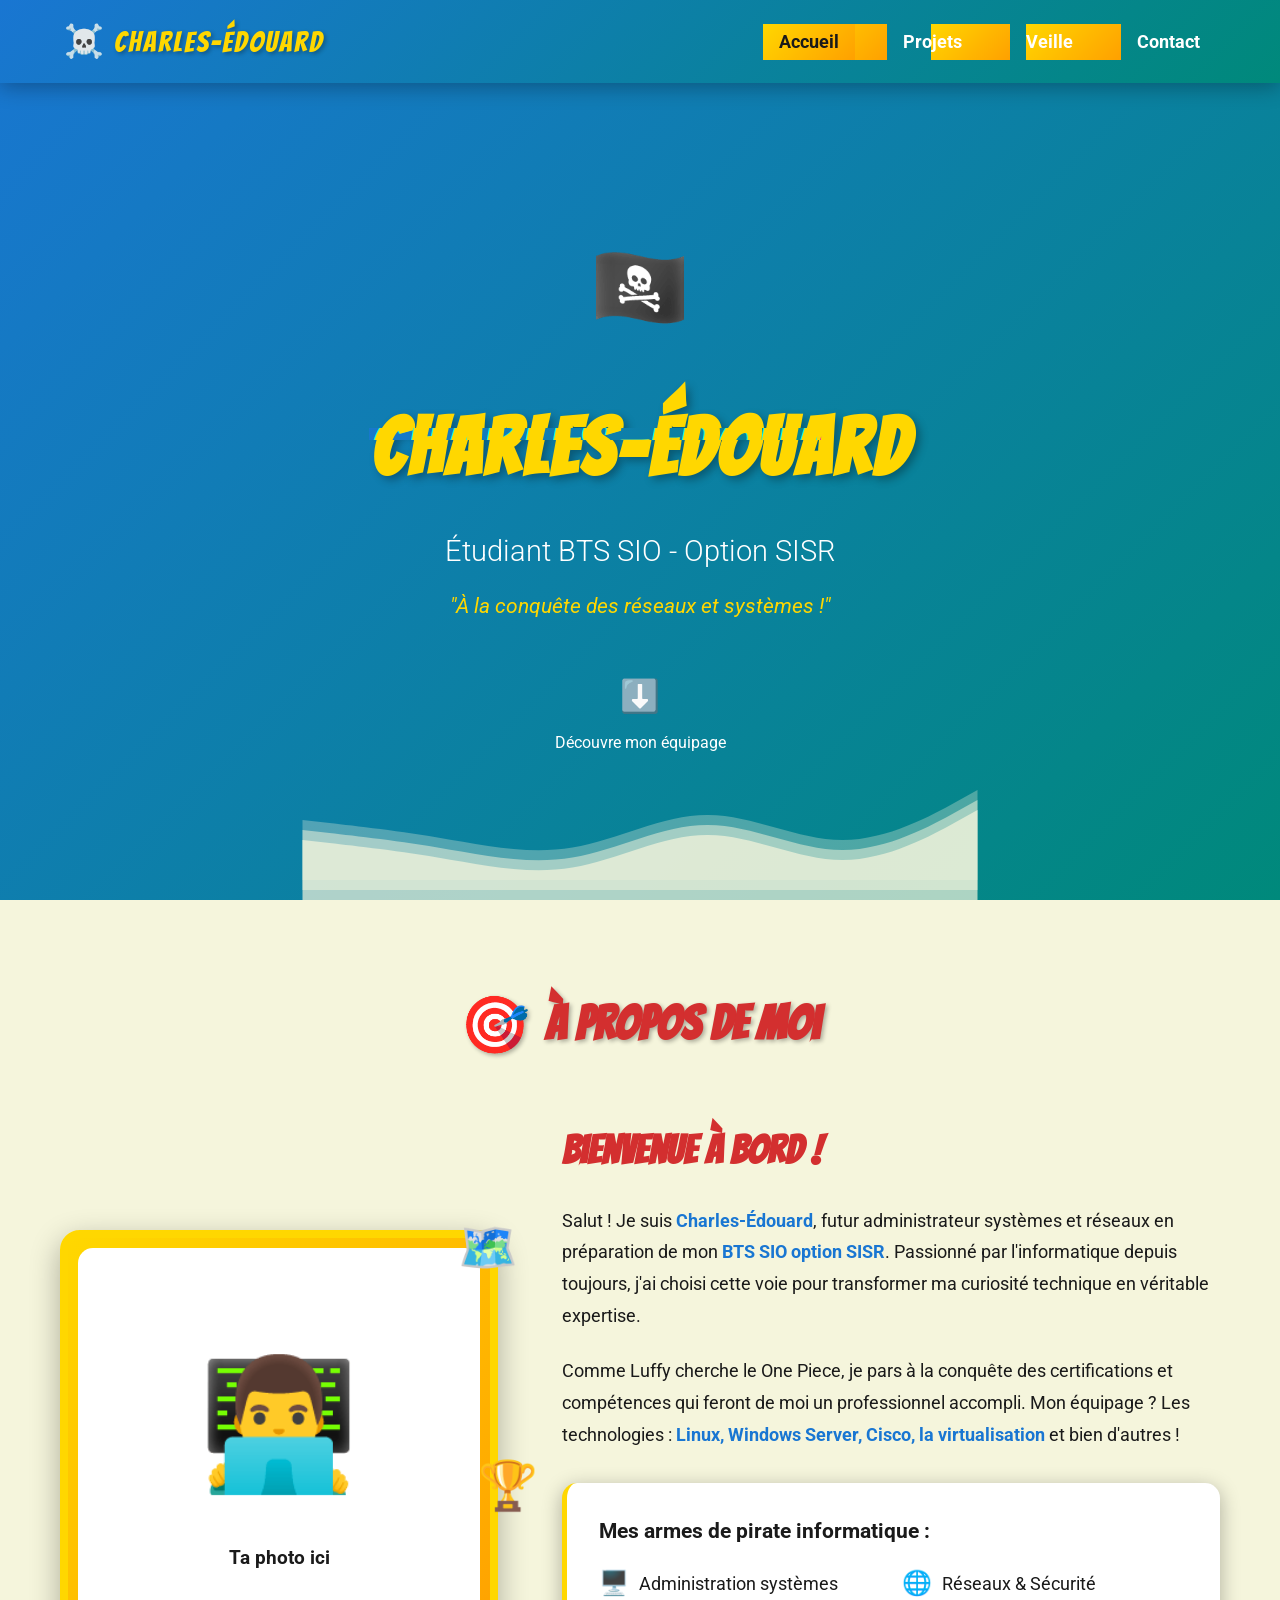
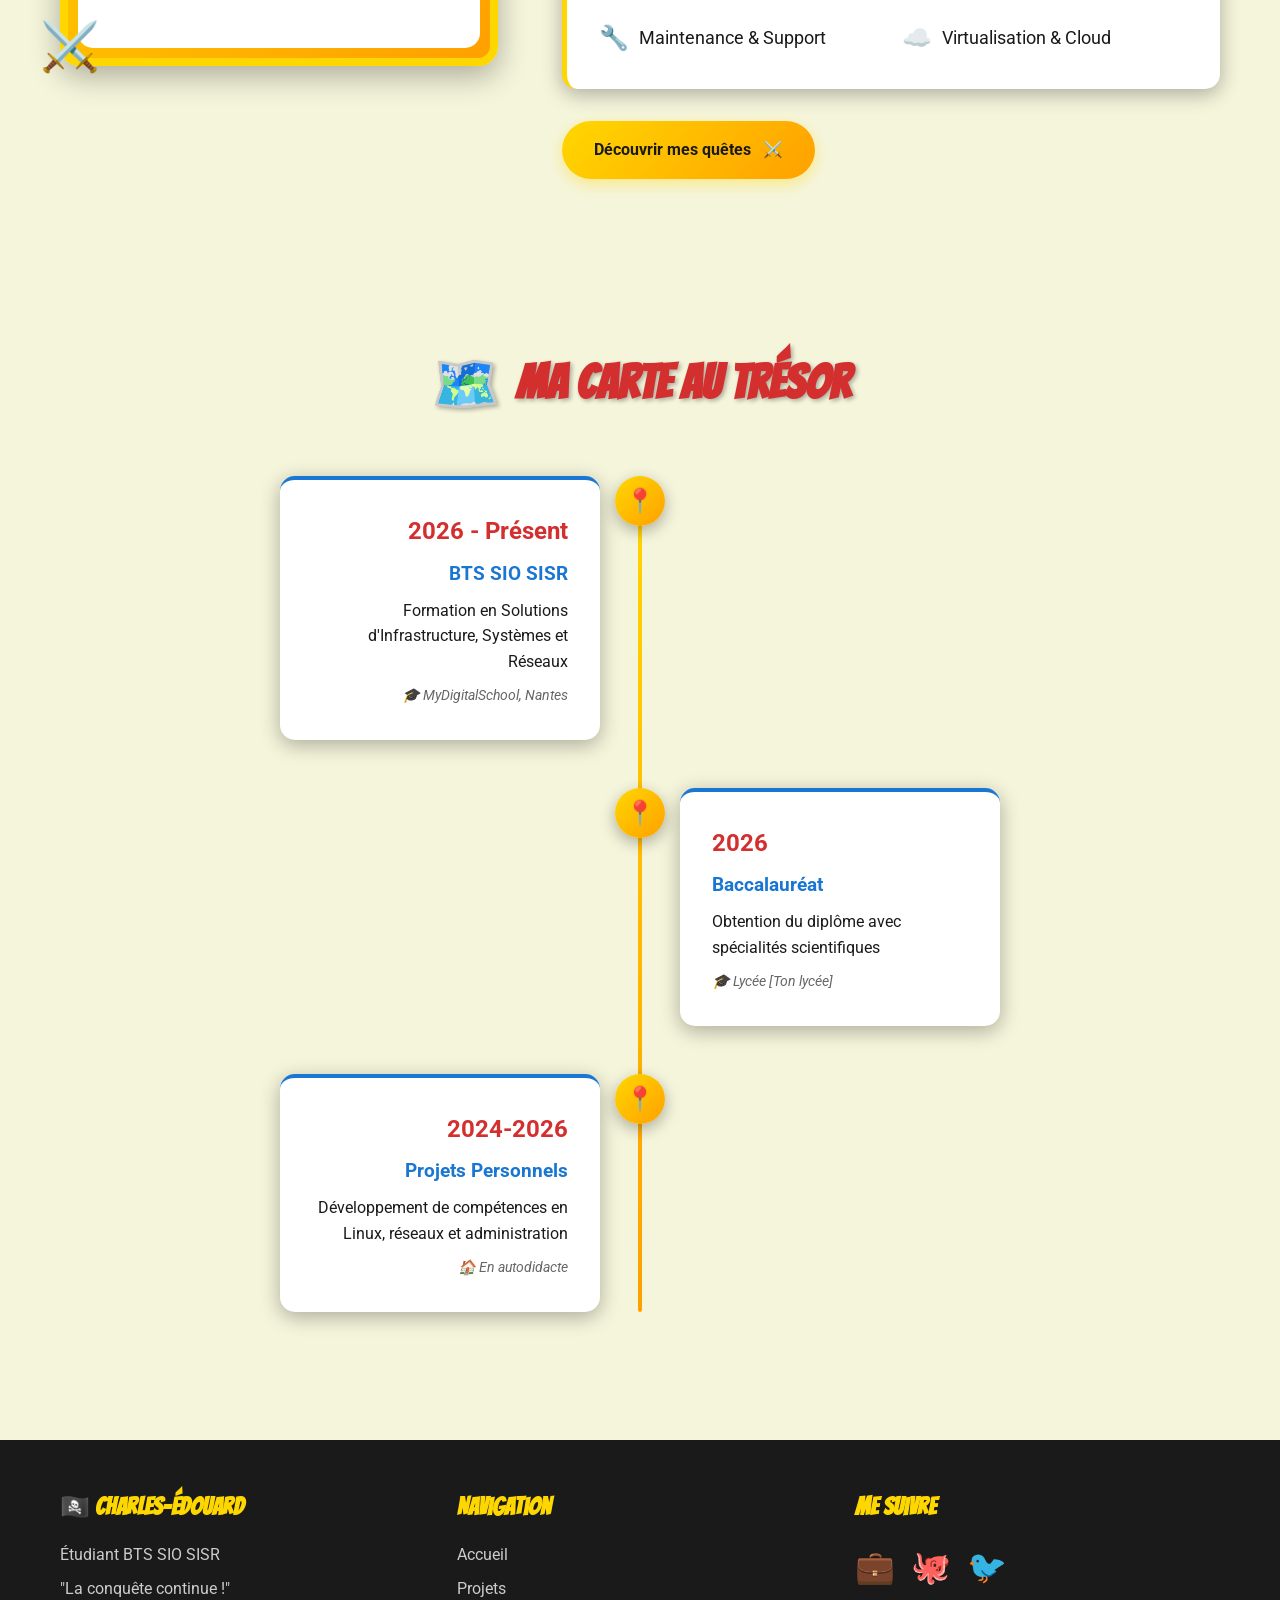
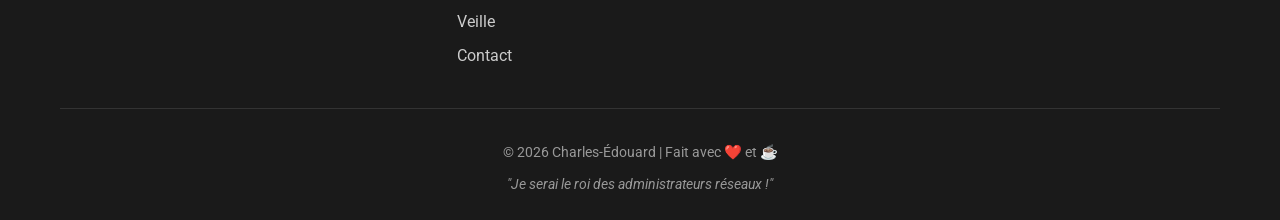
<file: test adrien/index.html>
<!DOCTYPE html>
<html lang="fr">
<head>
    <meta charset="UTF-8">
    <meta name="viewport" content="width=device-width, initial-scale=1.0">
    <title>Charles-Édouard | Portfolio BTS SIO SISR</title>
    <link rel="stylesheet" href="style.css">
    <link href="https://fonts.googleapis.com/css2?family=Bangers&family=Roboto:wght@400;700&display=swap" rel="stylesheet">
</head>
<body>
    <!-- Navigation -->
    <nav class="navbar">
        <div class="logo">
            <span class="pirate-flag">☠️</span>
            <span class="logo-text">Charles-Édouard</span>
        </div>
        <ul class="nav-links">
            <li><a href="index.html" class="active">Accueil</a></li>
            <li><a href="projets.html">Projets</a></li>
            <li><a href="veille.html">Veille</a></li>
            <li><a href="contact.html">Contact</a></li>
        </ul>
        <div class="burger">
            <div class="line1"></div>
            <div class="line2"></div>
            <div class="line3"></div>
        </div>
    </nav>

    <!-- Header avec animation -->
    <header class="hero">
        <div class="hero-content">
            <div class="treasure-chest">
                <span class="chest-emoji">🏴‍☠️</span>
            </div>
            <h1 class="glitch" data-text="Charles-Édouard">Charles-Édouard</h1>
            <h2 class="subtitle">Étudiant BTS SIO - Option SISR</h2>
            <p class="tagline">"À la conquête des réseaux et systèmes !"</p>
            <div class="scroll-indicator">
                <span>⬇️</span>
                <p>Découvre mon équipage</p>
            </div>
        </div>
        <div class="waves">
            <div class="wave wave1"></div>
            <div class="wave wave2"></div>
            <div class="wave wave3"></div>
        </div>
    </header>

    <!-- Section Présentation -->
    <section class="about section">
        <div class="container">
            <h2 class="section-title">
                <span class="icon">🎯</span>
                À propos de moi
            </h2>
            <div class="about-content">
                <div class="about-image">
                    <div class="portrait-frame">
                        <div class="portrait-placeholder">
                            <span class="avatar">👨‍💻</span>
                            <p>Ta photo ici</p>
                        </div>
                    </div>
                    <div class="floating-elements">
                        <span class="float-item item1">🗺️</span>
                        <span class="float-item item2">⚔️</span>
                        <span class="float-item item3">🏆</span>
                    </div>
                </div>
                <div class="about-text">
                    <h3>Bienvenue à bord !</h3>
                    <p>
                        Salut ! Je suis <strong>Charles-Édouard</strong>, futur administrateur systèmes et réseaux 
                        en préparation de mon <strong>BTS SIO option SISR</strong>. Passionné par l'informatique 
                        depuis toujours, j'ai choisi cette voie pour transformer ma curiosité technique en véritable expertise.
                    </p>
                    <p>
                        Comme Luffy cherche le One Piece, je pars à la conquête des certifications et compétences 
                        qui feront de moi un professionnel accompli. Mon équipage ? Les technologies : 
                        <strong>Linux, Windows Server, Cisco, la virtualisation</strong> et bien d'autres !
                    </p>
                    <div class="skills-preview">
                        <h4>Mes armes de pirate informatique :</h4>
                        <ul class="skills-list">
                            <li><span class="skill-icon">🖥️</span> Administration systèmes</li>
                            <li><span class="skill-icon">🌐</span> Réseaux & Sécurité</li>
                            <li><span class="skill-icon">🔧</span> Maintenance & Support</li>
                            <li><span class="skill-icon">☁️</span> Virtualisation & Cloud</li>
                        </ul>
                    </div>
                    <a href="projets.html" class="btn btn-primary">
                        Découvrir mes quêtes <span class="btn-icon">⚔️</span>
                    </a>
                </div>
            </div>
        </div>
    </section>

    <!-- Section Parcours -->
    <section class="journey section">
        <div class="container">
            <h2 class="section-title">
                <span class="icon">🗺️</span>
                Ma Carte au Trésor
            </h2>
            <div class="timeline">
                <div class="timeline-item">
                    <div class="timeline-marker">📍</div>
                    <div class="timeline-content">
                        <h3>2026 - Présent</h3>
                        <h4>BTS SIO SISR</h4>
                        <p>Formation en Solutions d'Infrastructure, Systèmes et Réseaux</p>
                        <span class="location">🎓 MyDigitalSchool, Nantes</span>
                    </div>
                </div>
                <div class="timeline-item">
                    <div class="timeline-marker">📍</div>
                    <div class="timeline-content">
                        <h3>2026</h3>
                        <h4>Baccalauréat</h4>
                        <p>Obtention du diplôme avec spécialités scientifiques</p>
                        <span class="location">🎓 Lycée [Ton lycée]</span>
                    </div>
                </div>
                <div class="timeline-item">
                    <div class="timeline-marker">📍</div>
                    <div class="timeline-content">
                        <h3>2024-2026</h3>
                        <h4>Projets Personnels</h4>
                        <p>Développement de compétences en Linux, réseaux et administration</p>
                        <span class="location">🏠 En autodidacte</span>
                    </div>
                </div>
            </div>
        </div>
    </section>

    <!-- Footer -->
    <footer class="footer">
        <div class="container">
            <div class="footer-content">
                <div class="footer-section">
                    <h4>🏴‍☠️ Charles-Édouard</h4>
                    <p>Étudiant BTS SIO SISR</p>
                    <p>"La conquête continue !"</p>
                </div>
                <div class="footer-section">
                    <h4>Navigation</h4>
                    <ul>
                        <li><a href="index.html">Accueil</a></li>
                        <li><a href="projets.html">Projets</a></li>
                        <li><a href="veille.html">Veille</a></li>
                        <li><a href="contact.html">Contact</a></li>
                    </ul>
                </div>
                <div class="footer-section">
                    <h4>Me suivre</h4>
                    <div class="social-links">
                        <a href="#" class="social-icon">💼</a>
                        <a href="#" class="social-icon">🐙</a>
                        <a href="#" class="social-icon">🐦</a>
                    </div>
                </div>
            </div>
            <div class="footer-bottom">
                <p>&copy; 2026 Charles-Édouard | Fait avec <span class="heart">❤️</span> et ☕</p>
                <p class="one-piece-quote">"Je serai le roi des administrateurs réseaux !"</p>
            </div>
        </div>
    </footer>

    <script>
        // Menu burger pour mobile
        const burger = document.querySelector('.burger');
        const nav = document.querySelector('.nav-links');
        
        burger.addEventListener('click', () => {
            nav.classList.toggle('nav-active');
            burger.classList.toggle('toggle');
        });

        // Animation au scroll
        const observerOptions = {
            threshold: 0.1
        };

        const observer = new IntersectionObserver((entries) => {
            entries.forEach(entry => {
                if (entry.isIntersecting) {
                    entry.target.classList.add('fade-in');
                }
            });
        }, observerOptions);

        document.querySelectorAll('.timeline-item, .about-content').forEach(el => {
            observer.observe(el);
        });
    </script>
</body>
</html>
</file>
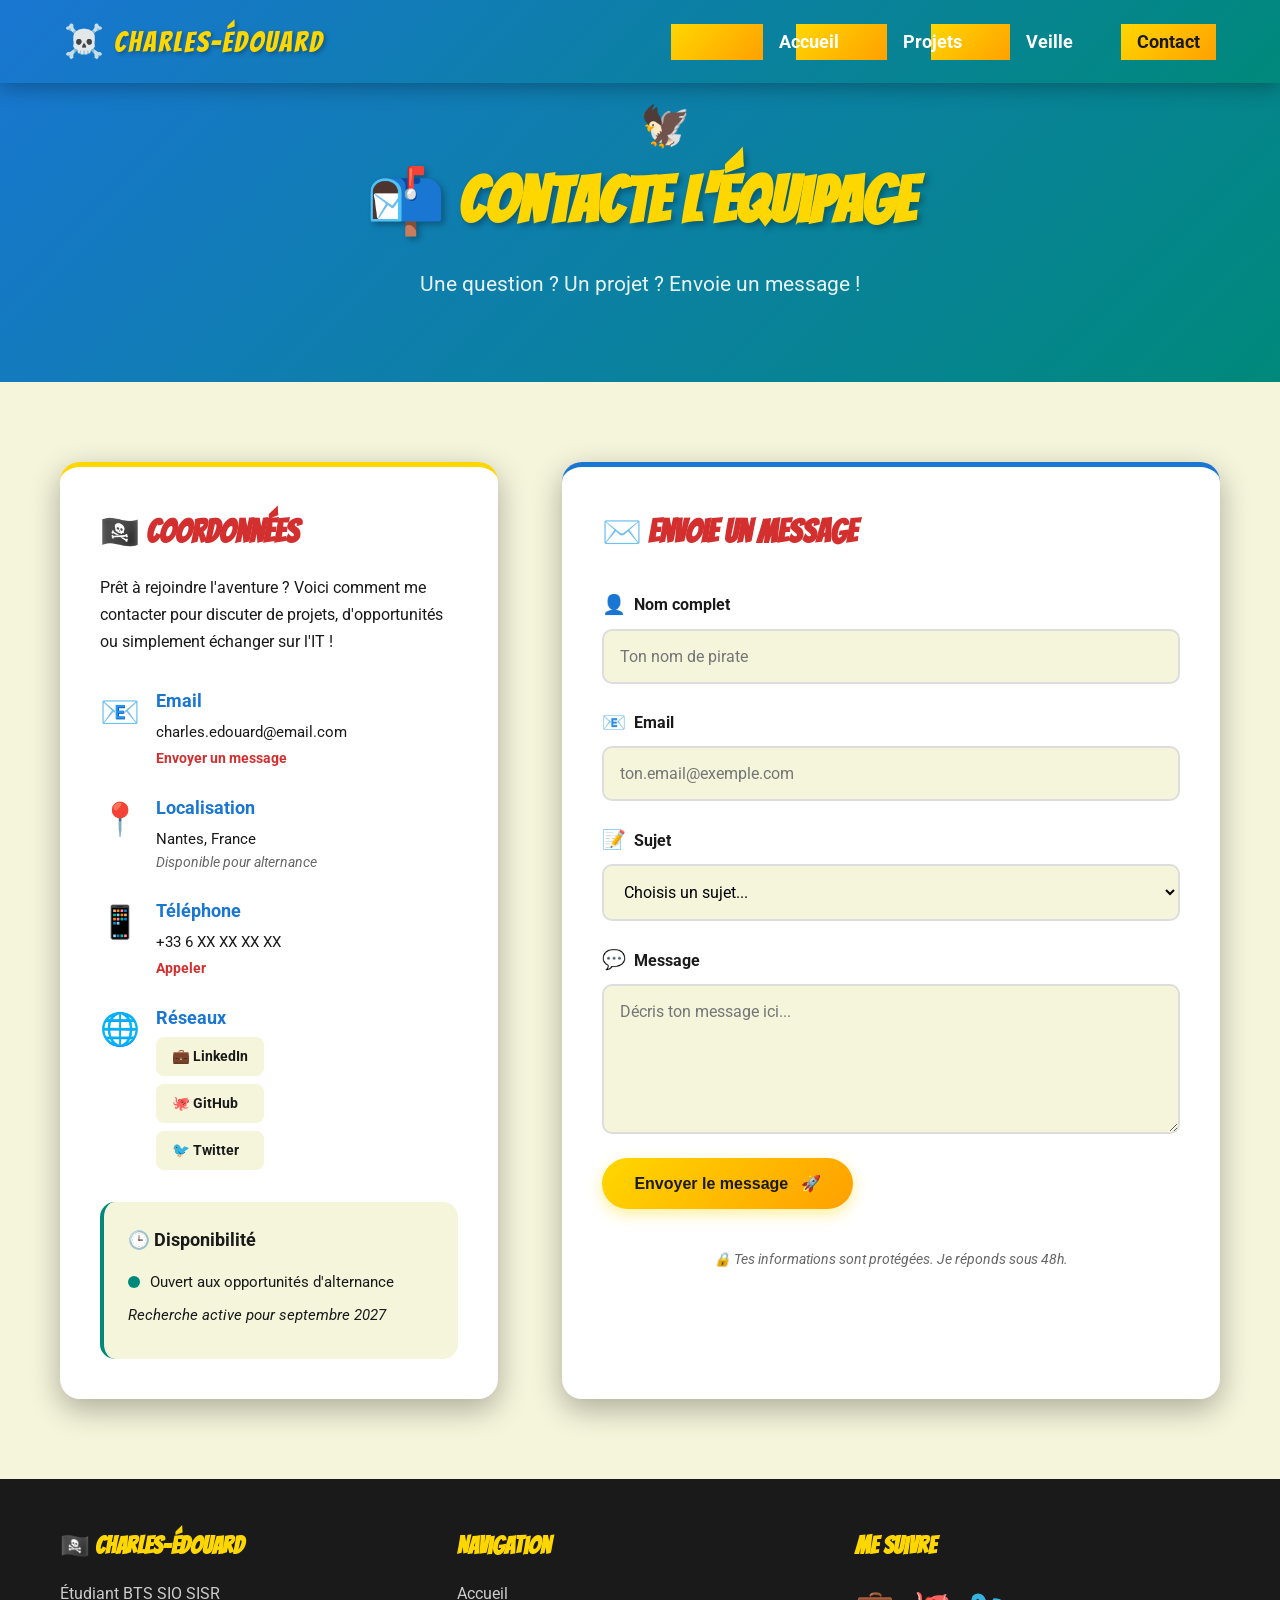
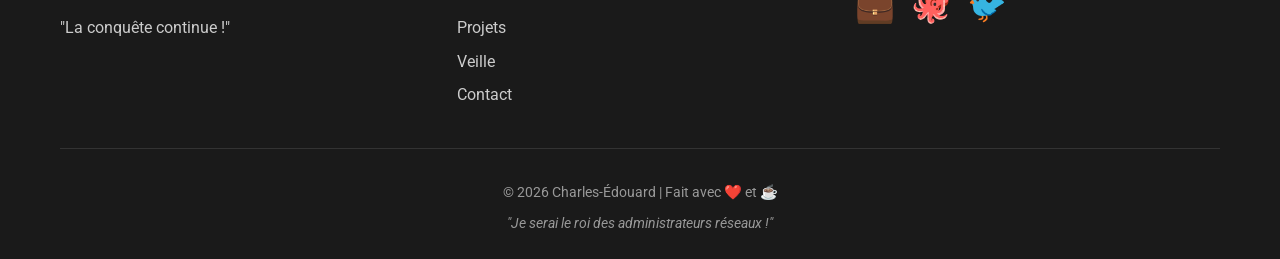
<file: test adrien/contact.html>
<!DOCTYPE html>
<html lang="fr">
<head>
    <meta charset="UTF-8">
    <meta name="viewport" content="width=device-width, initial-scale=1.0">
    <title>Contact | Charles-Édouard - BTS SIO SISR</title>
    <link rel="stylesheet" href="style.css">
    <link href="https://fonts.googleapis.com/css2?family=Bangers&family=Roboto:wght@400;700&display=swap" rel="stylesheet">
</head>
<body>
    <!-- Navigation -->
    <nav class="navbar">
        <div class="logo">
            <span class="pirate-flag">☠️</span>
            <span class="logo-text">Charles-Édouard</span>
        </div>
        <ul class="nav-links">
            <li><a href="index.html">Accueil</a></li>
            <li><a href="projets.html">Projets</a></li>
            <li><a href="veille.html">Veille</a></li>
            <li><a href="contact.html" class="active">Contact</a></li>
        </ul>
        <div class="burger">
            <div class="line1"></div>
            <div class="line2"></div>
            <div class="line3"></div>
        </div>
    </nav>

    <!-- Header -->
    <header class="page-header">
        <div class="header-content">
            <h1>📬 Contacte l'Équipage</h1>
            <p>Une question ? Un projet ? Envoie un message !</p>
        </div>
        <div class="message-birds">
            <span class="bird">🕊️</span>
            <span class="bird bird2">🦅</span>
        </div>
    </header>

    <!-- Section Contact -->
    <section class="contact section">
        <div class="container">
            <div class="contact-wrapper">
                <!-- Informations de contact -->
                <div class="contact-info">
                    <h2>🏴‍☠️ Coordonnées</h2>
                    <p class="info-intro">
                        Prêt à rejoindre l'aventure ? Voici comment me contacter pour discuter 
                        de projets, d'opportunités ou simplement échanger sur l'IT !
                    </p>

                    <div class="info-items">
                        <div class="info-item">
                            <span class="info-icon">📧</span>
                            <div class="info-content">
                                <h4>Email</h4>
                                <p>charles.edouard@email.com</p>
                                <a href="mailto:charles.edouard@email.com" class="contact-link">Envoyer un message</a>
                            </div>
                        </div>

                        <div class="info-item">
                            <span class="info-icon">📍</span>
                            <div class="info-content">
                                <h4>Localisation</h4>
                                <p>Nantes, France</p>
                                <p class="small">Disponible pour alternance</p>
                            </div>
                        </div>

                        <div class="info-item">
                            <span class="info-icon">📱</span>
                            <div class="info-content">
                                <h4>Téléphone</h4>
                                <p>+33 6 XX XX XX XX</p>
                                <a href="tel:+336XXXXXXXX" class="contact-link">Appeler</a>
                            </div>
                        </div>

                        <div class="info-item">
                            <span class="info-icon">🌐</span>
                            <div class="info-content">
                                <h4>Réseaux</h4>
                                <div class="social-contact">
                                    <a href="#" class="social-btn linkedin">💼 LinkedIn</a>
                                    <a href="#" class="social-btn github">🐙 GitHub</a>
                                    <a href="#" class="social-btn twitter">🐦 Twitter</a>
                                </div>
                            </div>
                        </div>
                    </div>

                    <div class="availability">
                        <h4>🕒 Disponibilité</h4>
                        <p>
                            <span class="status-dot"></span>
                            Ouvert aux opportunités d'alternance
                        </p>
                        <p class="availability-note">
                            Recherche active pour septembre 2027
                        </p>
                    </div>
                </div>

                <!-- Formulaire de contact -->
                <div class="contact-form-container">
                    <h2>✉️ Envoie un Message</h2>
                    <form class="contact-form" action="#" method="POST">
                        <div class="form-group">
                            <label for="name">
                                <span class="label-icon">👤</span>
                                Nom complet
                            </label>
                            <input type="text" id="name" name="name" required 
                                   placeholder="Ton nom de pirate">
                        </div>

                        <div class="form-group">
                            <label for="email">
                                <span class="label-icon">📧</span>
                                Email
                            </label>
                            <input type="email" id="email" name="email" required 
                                   placeholder="ton.email@exemple.com">
                        </div>

                        <div class="form-group">
                            <label for="subject">
                                <span class="label-icon">📝</span>
                                Sujet
                            </label>
                            <select id="subject" name="subject" required>
                                <option value="">Choisis un sujet...</option>
                                <option value="projet">💼 Proposition de projet</option>
                                <option value="alternance">🎯 Opportunité d'alternance</option>
                                <option value="stage">📚 Demande de stage</option>
                                <option value="collaboration">🤝 Collaboration</option>
                                <option value="autre">💬 Autre</option>
                            </select>
                        </div>

                        <div class="form-group">
                            <label for="message">
                                <span class="label-icon">💬</span>
                                Message
                            </label>
                            <textarea id="message" name="message" rows="6" required 
                                      placeholder="Décris ton message ici..."></textarea>
                        </div>

                        <button type="submit" class="btn btn-primary btn-submit">
                            Envoyer le message <span class="btn-icon">🚀</span>
                        </button>

                        <p class="form-note">
                            🔒 Tes informations sont protégées. Je réponds sous 48h.
                        </p>
                    </form>
                </div>
            </div>
        </div>
    </section>

    <!-- Footer -->
    <footer class="footer">
        <div class="container">
            <div class="footer-content">
                <div class="footer-section">
                    <h4>🏴‍☠️ Charles-Édouard</h4>
                    <p>Étudiant BTS SIO SISR</p>
                    <p>"La conquête continue !"</p>
                </div>
                <div class="footer-section">
                    <h4>Navigation</h4>
                    <ul>
                        <li><a href="index.html">Accueil</a></li>
                        <li><a href="projets.html">Projets</a></li>
                        <li><a href="veille.html">Veille</a></li>
                        <li><a href="contact.html">Contact</a></li>
                    </ul>
                </div>
                <div class="footer-section">
                    <h4>Me suivre</h4>
                    <div class="social-links">
                        <a href="#" class="social-icon">💼</a>
                        <a href="#" class="social-icon">🐙</a>
                        <a href="#" class="social-icon">🐦</a>
                    </div>
                </div>
            </div>
            <div class="footer-bottom">
                <p>&copy; 2026 Charles-Édouard | Fait avec <span class="heart">❤️</span> et ☕</p>
                <p class="one-piece-quote">"Je serai le roi des administrateurs réseaux !"</p>
            </div>
        </div>
    </footer>
</body>
</html>
</file>
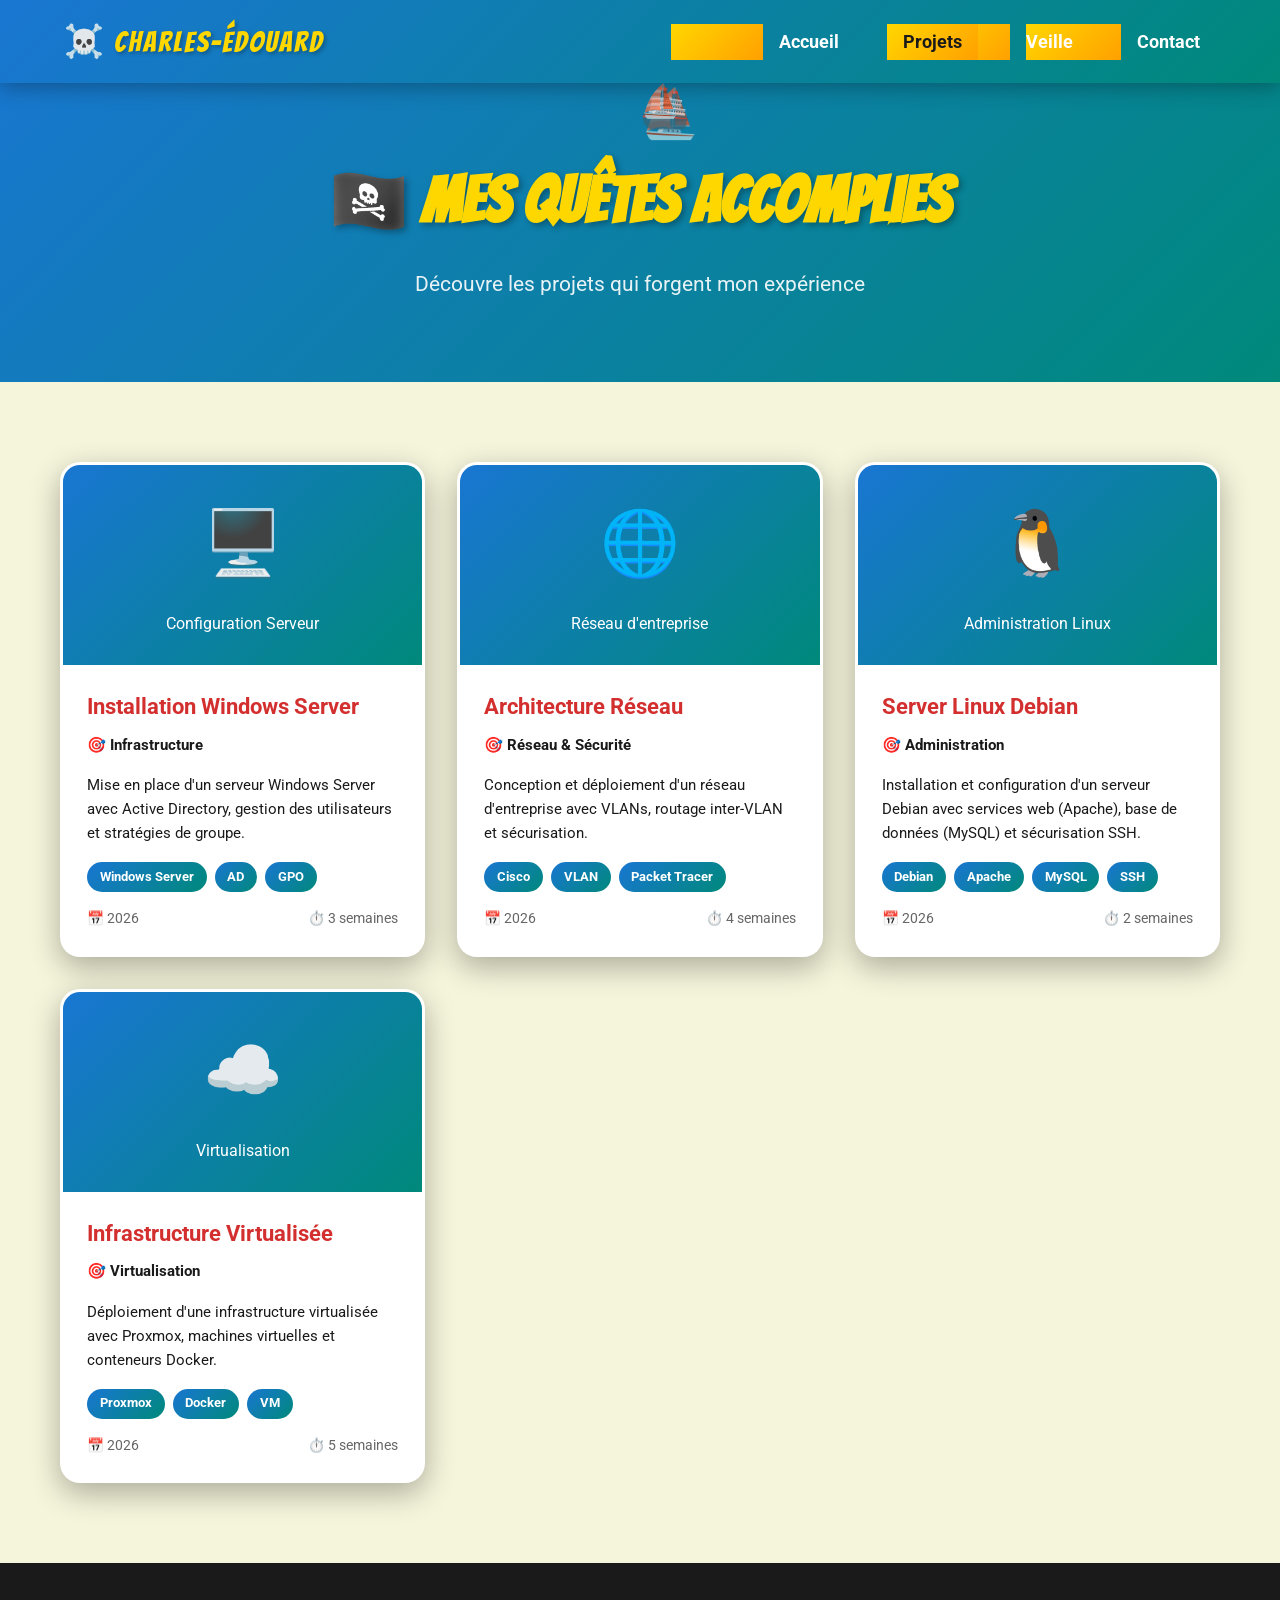
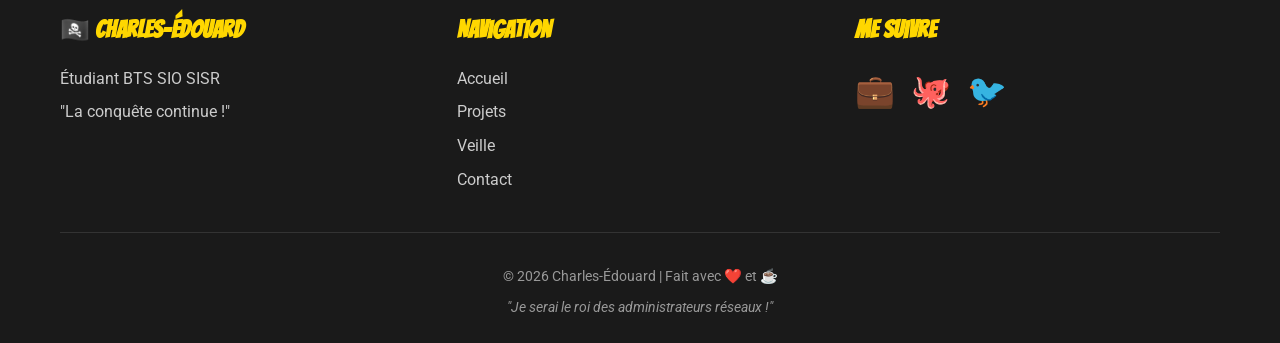
<file: test adrien/projet.html>
<!DOCTYPE html>
<html lang="fr">
<head>
    <meta charset="UTF-8">
    <meta name="viewport" content="width=device-width, initial-scale=1.0">
    <title>Projets | Charles-Édouard - BTS SIO SISR</title>
    <link rel="stylesheet" href="style.css">
    <link href="https://fonts.googleapis.com/css2?family=Bangers&family=Roboto:wght@400;700&display=swap" rel="stylesheet">
</head>
<body>
    <!-- Navigation -->
    <nav class="navbar">
        <div class="logo">
            <span class="pirate-flag">☠️</span>
            <span class="logo-text">Charles-Édouard</span>
        </div>
        <ul class="nav-links">
            <li><a href="index.html">Accueil</a></li>
            <li><a href="projets.html" class="active">Projets</a></li>
            <li><a href="veille.html">Veille</a></li>
            <li><a href="contact.html">Contact</a></li>
        </ul>
        <div class="burger">
            <div class="line1"></div>
            <div class="line2"></div>
            <div class="line3"></div>
        </div>
    </nav>

    <!-- Header -->
    <header class="page-header">
        <div class="header-content">
            <h1>🏴‍☠️ Mes Quêtes Accomplies</h1>
            <p>Découvre les projets qui forgent mon expérience</p>
        </div>
        <div class="ships-sailing">
            <span class="ship">⛵</span>
            <span class="ship ship2">🚢</span>
            <span class="ship ship3">⛵</span>
        </div>
    </header>

    <!-- Section Projets -->
    <section class="projects section">
        <div class="container">
            <div class="projects-grid">
                <!-- Projet 1 -->
                <article class="project-card">
                    <div class="card-image">
                        <div class="project-placeholder">
                            <span class="project-icon">🖥️</span>
                            <p>Configuration Serveur</p>
                        </div>
                        <div class="card-overlay">
                            <a href="#" class="btn-view">Voir le projet 🔍</a>
                        </div>
                    </div>
                    <div class="card-content">
                        <h3>Installation Windows Server</h3>
                        <p class="project-category">🎯 Infrastructure</p>
                        <p>Mise en place d'un serveur Windows Server avec Active Directory, gestion des utilisateurs et stratégies de groupe.</p>
                        <div class="tech-stack">
                            <span class="tech-tag">Windows Server</span>
                            <span class="tech-tag">AD</span>
                            <span class="tech-tag">GPO</span>
                        </div>
                        <div class="project-meta">
                            <span class="date">📅 2026</span>
                            <span class="duration">⏱️ 3 semaines</span>
                        </div>
                    </div>
                </article>

                <!-- Projet 2 -->
                <article class="project-card">
                    <div class="card-image">
                        <div class="project-placeholder">
                            <span class="project-icon">🌐</span>
                            <p>Réseau d'entreprise</p>
                        </div>
                        <div class="card-overlay">
                            <a href="#" class="btn-view">Voir le projet 🔍</a>
                        </div>
                    </div>
                    <div class="card-content">
                        <h3>Architecture Réseau</h3>
                        <p class="project-category">🎯 Réseau & Sécurité</p>
                        <p>Conception et déploiement d'un réseau d'entreprise avec VLANs, routage inter-VLAN et sécurisation.</p>
                        <div class="tech-stack">
                            <span class="tech-tag">Cisco</span>
                            <span class="tech-tag">VLAN</span>
                            <span class="tech-tag">Packet Tracer</span>
                        </div>
                        <div class="project-meta">
                            <span class="date">📅 2026</span>
                            <span class="duration">⏱️ 4 semaines</span>
                        </div>
                    </div>
                </article>

                <!-- Projet 3 -->
                <article class="project-card">
                    <div class="card-image">
                        <div class="project-placeholder">
                            <span class="project-icon">🐧</span>
                            <p>Administration Linux</p>
                        </div>
                        <div class="card-overlay">
                            <a href="#" class="btn-view">Voir le projet 🔍</a>
                        </div>
                    </div>
                    <div class="card-content">
                        <h3>Server Linux Debian</h3>
                        <p class="project-category">🎯 Administration</p>
                        <p>Installation et configuration d'un serveur Debian avec services web (Apache), base de données (MySQL) et sécurisation SSH.</p>
                        <div class="tech-stack">
                            <span class="tech-tag">Debian</span>
                            <span class="tech-tag">Apache</span>
                            <span class="tech-tag">MySQL</span>
                            <span class="tech-tag">SSH</span>
                        </div>
                        <div class="project-meta">
                            <span class="date">📅 2026</span>
                            <span class="duration">⏱️ 2 semaines</span>
                        </div>
                    </div>
                </article>

                <!-- Projet 4 -->
                <article class="project-card">
                    <div class="card-image">
                        <div class="project-placeholder">
                            <span class="project-icon">☁️</span>
                            <p>Virtualisation</p>
                        </div>
                        <div class="card-overlay">
                            <a href="#" class="btn-view">Voir le projet 🔍</a>
                        </div>
                    </div>
                    <div class="card-content">
                        <h3>Infrastructure Virtualisée</h3>
                        <p class="project-category">🎯 Virtualisation</p>
                        <p>Déploiement d'une infrastructure virtualisée avec Proxmox, machines virtuelles et conteneurs Docker.</p>
                        <div class="tech-stack">
                            <span class="tech-tag">Proxmox</span>
                            <span class="tech-tag">Docker</span>
                            <span class="tech-tag">VM</span>
                        </div>
                        <div class="project-meta">
                            <span class="date">📅 2026</span>
                            <span class="duration">⏱️ 5 semaines</span>
                        </div>
                    </div>
                </article>
            </div>
        </div>
    </section>

    <!-- Footer -->
    <footer class="footer">
        <div class="container">
            <div class="footer-content">
                <div class="footer-section">
                    <h4>🏴‍☠️ Charles-Édouard</h4>
                    <p>Étudiant BTS SIO SISR</p>
                    <p>"La conquête continue !"</p>
                </div>
                <div class="footer-section">
                    <h4>Navigation</h4>
                    <ul>
                        <li><a href="index.html">Accueil</a></li>
                        <li><a href="projets.html">Projets</a></li>
                        <li><a href="veille.html">Veille</a></li>
                        <li><a href="contact.html">Contact</a></li>
                    </ul>
                </div>
                <div class="footer-section">
                    <h4>Me suivre</h4>
                    <div class="social-links">
                        <a href="#" class="social-icon">💼</a>
                        <a href="#" class="social-icon">🐙</a>
                        <a href="#" class="social-icon">🐦</a>
                    </div>
                </div>
            </div>
            <div class="footer-bottom">
                <p>&copy; 2026 Charles-Édouard | Fait avec <span class="heart">❤️</span> et ☕</p>
                <p class="one-piece-quote">"Je serai le roi des administrateurs réseaux !"</p>
            </div>
        </div>
    </footer>
</body>
</html>
</file>
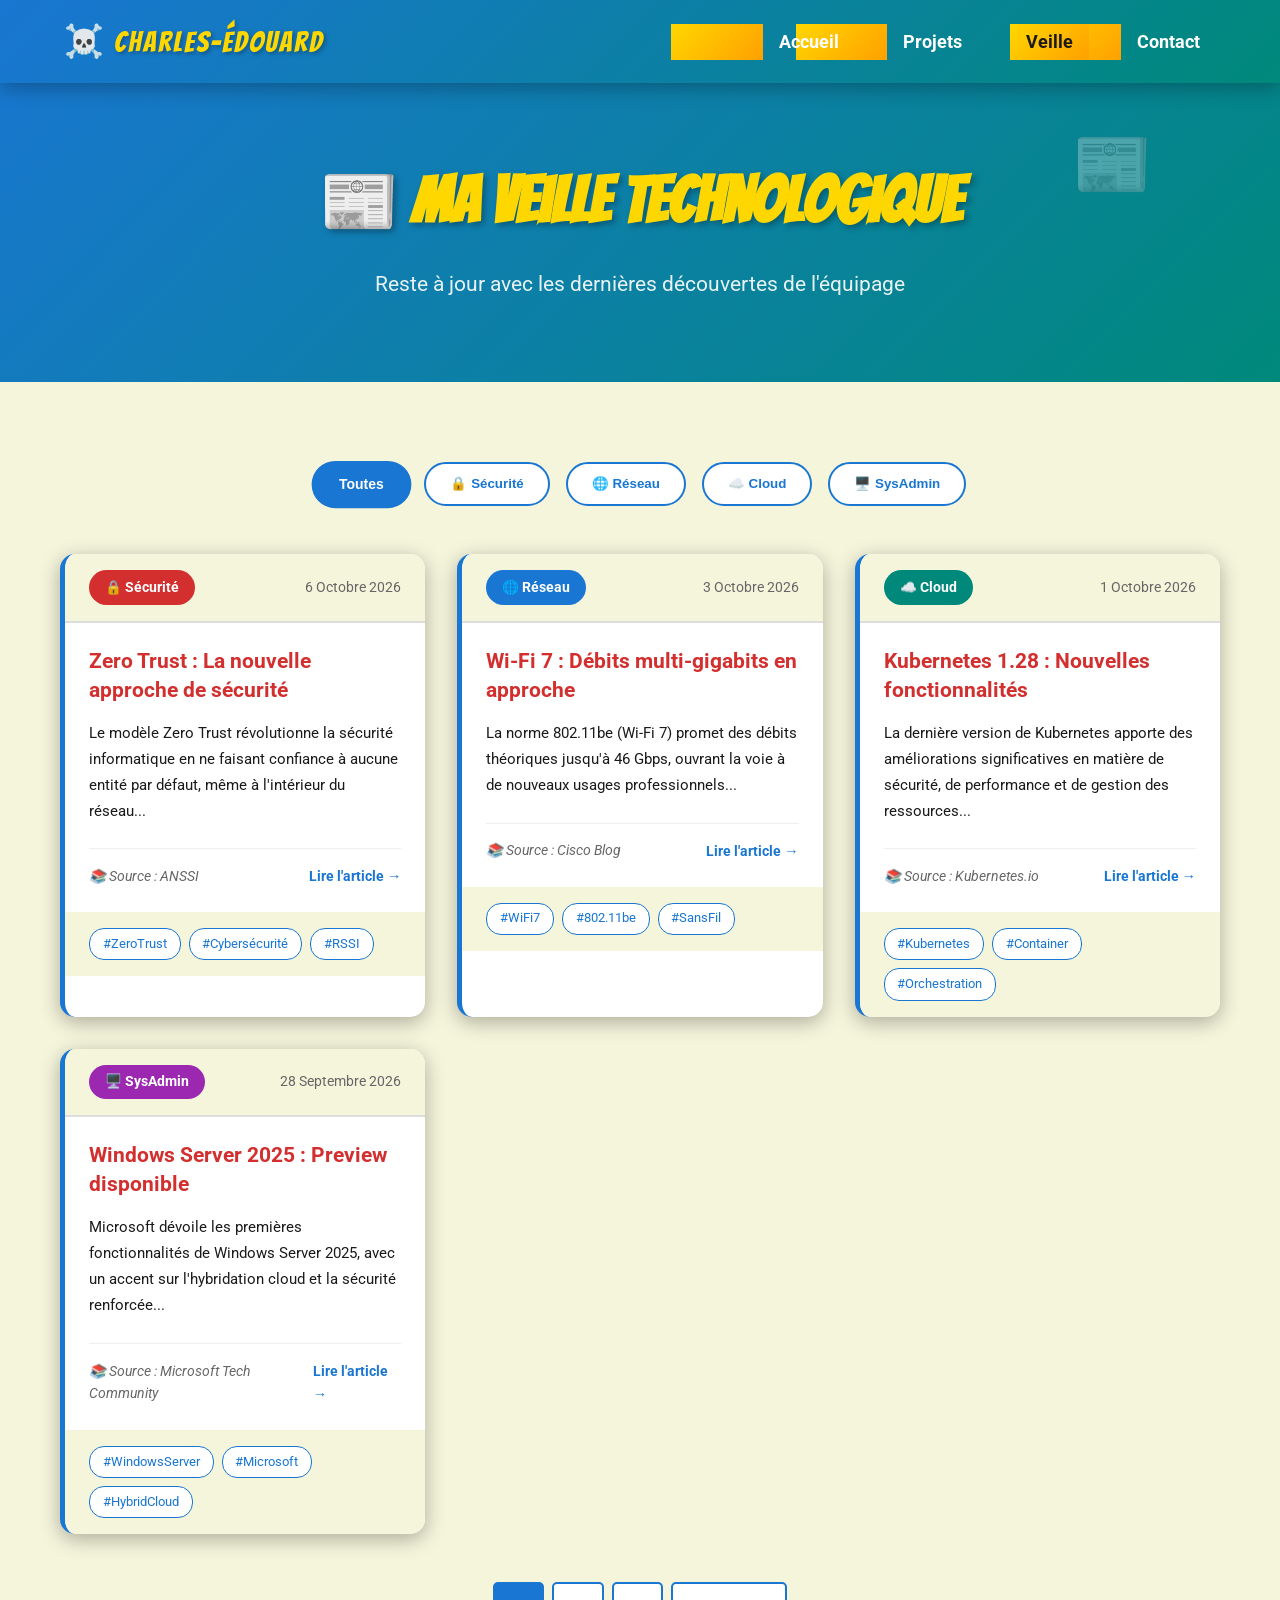
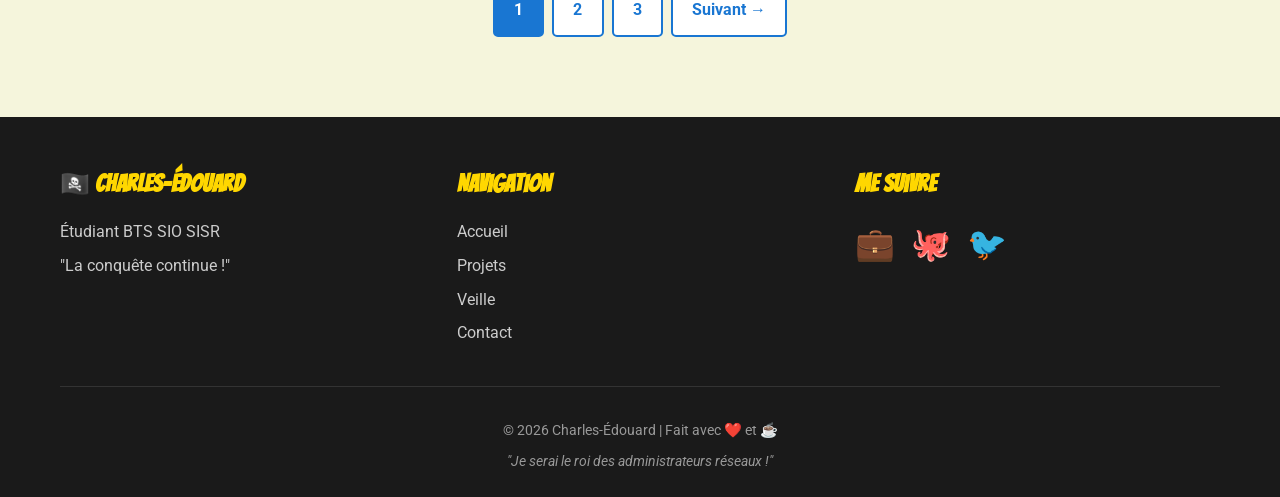
<file: test adrien/veille.html>
<!DOCTYPE html>
<html lang="fr">
<head>
    <meta charset="UTF-8">
    <meta name="viewport" content="width=device-width, initial-scale=1.0">
    <title>Veille Technologique | Charles-Édouard - BTS SIO SISR</title>
    <link rel="stylesheet" href="style.css">
    <link href="https://fonts.googleapis.com/css2?family=Bangers&family=Roboto:wght@400;700&display=swap" rel="stylesheet">
</head>
<body>
    <!-- Navigation -->
    <nav class="navbar">
        <div class="logo">
            <span class="pirate-flag">☠️</span>
            <span class="logo-text">Charles-Édouard</span>
        </div>
        <ul class="nav-links">
            <li><a href="index.html">Accueil</a></li>
            <li><a href="projets.html">Projets</a></li>
            <li><a href="veille.html" class="active">Veille</a></li>
            <li><a href="contact.html">Contact</a></li>
        </ul>
        <div class="burger">
            <div class="line1"></div>
            <div class="line2"></div>
            <div class="line3"></div>
        </div>
    </nav>

    <!-- Header -->
    <header class="page-header">
        <div class="header-content">
            <h1>📰 Ma Veille Technologique</h1>
            <p>Reste à jour avec les dernières découvertes de l'équipage</p>
        </div>
        <div class="newspaper-float">
            <span class="news-icon">📰</span>
        </div>
    </header>

    <!-- Section Veille -->
    <section class="veille section">
        <div class="container">
            <!-- Filtres -->
            <div class="veille-filters">
                <button class="filter-btn active" data-filter="all">Toutes</button>
                <button class="filter-btn" data-filter="securite">🔒 Sécurité</button>
                <button class="filter-btn" data-filter="reseau">🌐 Réseau</button>
                <button class="filter-btn" data-filter="cloud">☁️ Cloud</button>
                <button class="filter-btn" data-filter="sysadmin">🖥️ SysAdmin</button>
            </div>

            <!-- Articles de veille -->
            <div class="veille-grid">
                <!-- Article 1 -->
                <article class="veille-card">
                    <div class="card-header">
                        <span class="category-badge securite">🔒 Sécurité</span>
                        <span class="date">6 Octobre 2026</span>
                    </div>
                    <div class="card-body">
                        <h3>Zero Trust : La nouvelle approche de sécurité</h3>
                        <p class="excerpt">
                            Le modèle Zero Trust révolutionne la sécurité informatique en ne faisant confiance 
                            à aucune entité par défaut, même à l'intérieur du réseau...
                        </p>
                        <div class="source-info">
                            <span class="source">📚 Source : ANSSI</span>
                            <a href="#" class="read-more">Lire l'article →</a>
                        </div>
                    </div>
                    <div class="card-tags">
                        <span class="tag">#ZeroTrust</span>
                        <span class="tag">#Cybersécurité</span>
                        <span class="tag">#RSSI</span>
                    </div>
                </article>

                <!-- Article 2 -->
                <article class="veille-card">
                    <div class="card-header">
                        <span class="category-badge reseau">🌐 Réseau</span>
                        <span class="date">3 Octobre 2026</span>
                    </div>
                    <div class="card-body">
                        <h3>Wi-Fi 7 : Débits multi-gigabits en approche</h3>
                        <p class="excerpt">
                            La norme 802.11be (Wi-Fi 7) promet des débits théoriques jusqu'à 46 Gbps, 
                            ouvrant la voie à de nouveaux usages professionnels...
                        </p>
                        <div class="source-info">
                            <span class="source">📚 Source : Cisco Blog</span>
                            <a href="#" class="read-more">Lire l'article →</a>
                        </div>
                    </div>
                    <div class="card-tags">
                        <span class="tag">#WiFi7</span>
                        <span class="tag">#802.11be</span>
                        <span class="tag">#SansFil</span>
                    </div>
                </article>

                <!-- Article 3 -->
                <article class="veille-card">
                    <div class="card-header">
                        <span class="category-badge cloud">☁️ Cloud</span>
                        <span class="date">1 Octobre 2026</span>
                    </div>
                    <div class="card-body">
                        <h3>Kubernetes 1.28 : Nouvelles fonctionnalités</h3>
                        <p class="excerpt">
                            La dernière version de Kubernetes apporte des améliorations significatives 
                            en matière de sécurité, de performance et de gestion des ressources...
                        </p>
                        <div class="source-info">
                            <span class="source">📚 Source : Kubernetes.io</span>
                            <a href="#" class="read-more">Lire l'article →</a>
                        </div>
                    </div>
                    <div class="card-tags">
                        <span class="tag">#Kubernetes</span>
                        <span class="tag">#Container</span>
                        <span class="tag">#Orchestration</span>
                    </div>
                </article>

                <!-- Article 4 -->
                <article class="veille-card">
                    <div class="card-header">
                        <span class="category-badge sysadmin">🖥️ SysAdmin</span>
                        <span class="date">28 Septembre 2026</span>
                    </div>
                    <div class="card-body">
                        <h3>Windows Server 2025 : Preview disponible</h3>
                        <p class="excerpt">
                            Microsoft dévoile les premières fonctionnalités de Windows Server 2025, 
                            avec un accent sur l'hybridation cloud et la sécurité renforcée...
                        </p>
                        <div class="source-info">
                            <span class="source">📚 Source : Microsoft Tech Community</span>
                            <a href="#" class="read-more">Lire l'article →</a>
                        </div>
                    </div>
                    <div class="card-tags">
                        <span class="tag">#WindowsServer</span>
                        <span class="tag">#Microsoft</span>
                        <span class="tag">#HybridCloud</span>
                    </div>
                </article>
            </div>

            <!-- Pagination -->
            <div class="pagination">
                <a href="#" class="page-btn active">1</a>
                <a href="#" class="page-btn">2</a>
                <a href="#" class="page-btn">3</a>
                <a href="#" class="page-btn next">Suivant →</a>
            </div>
        </div>
    </section>

    <!-- Footer -->
    <footer class="footer">
        <div class="container">
            <div class="footer-content">
                <div class="footer-section">
                    <h4>🏴‍☠️ Charles-Édouard</h4>
                    <p>Étudiant BTS SIO SISR</p>
                    <p>"La conquête continue !"</p>
                </div>
                <div class="footer-section">
                    <h4>Navigation</h4>
                    <ul>
                        <li><a href="index.html">Accueil</a></li>
                        <li><a href="projets.html">Projets</a></li>
                        <li><a href="veille.html">Veille</a></li>
                        <li><a href="contact.html">Contact</a></li>
                    </ul>
                </div>
                <div class="footer-section">
                    <h4>Me suivre</h4>
                    <div class="social-links">
                        <a href="#" class="social-icon">💼</a>
                        <a href="#" class="social-icon">🐙</a>
                        <a href="#" class="social-icon">🐦</a>
                    </div>
                </div>
            </div>
            <div class="footer-bottom">
                <p>&copy; 2026 Charles-Édouard | Fait avec <span class="heart">❤️</span> et ☕</p>
                <p class="one-piece-quote">"Je serai le roi des administrateurs réseaux !"</p>
            </div>
        </div>
    </footer>

    <script>
        // Filtrage des articles
        const filterBtns = document.querySelectorAll('.filter-btn');
        const veilleCards = document.querySelectorAll('.veille-card');

        filterBtns.forEach(btn => {
            btn.addEventListener('click', () => {
                // Retirer la classe active de tous les boutons
                filterBtns.forEach(b => b.classList.remove('active'));
                // Ajouter la classe active au bouton cliqué
                btn.classList.add('active');

                const filter = btn.getAttribute('data-filter');

                veilleCards.forEach(card => {
                    if (filter === 'all') {
                        card.style.display = 'block';
                    } else {
                        const category = card.querySelector('.category-badge').classList.contains(filter);
                        card.style.display = category ? 'block' : 'none';
                    }
                });
            });
        });
    </script>
</body>
</html>
</file>
<file: test adrien/style.css>
/* ============================================
   VARIABLES & RESET - Thème One Piece
   ============================================ */
:root {
    /* Palette One Piece */
    --luffy-red: #D32F2F;
    --ocean-blue: #1976D2;
    --treasure-gold: #FFD700;
    --pirate-black: #1a1a1a;
    --parchment: #f5f5dc;
    --sea-green: #00897B;
    --sky-blue: #87CEEB;
    --white: #ffffff;
    --shadow: rgba(0, 0, 0, 0.3);
    
    /* Dégradés */
    --gradient-ocean: linear-gradient(135deg, #1976D2 0%, #00897B 100%);
    --gradient-sunset: linear-gradient(135deg, #D32F2F 0%, #FFD700 100%);
    --gradient-treasure: linear-gradient(135deg, #FFD700 0%, #FFA000 100%);
    
    /* Typographie */
    --font-title: 'Bangers', cursive;
    --font-body: 'Roboto', sans-serif;
    
    /* Espacements */
    --section-padding: 80px 0;
    --container-width: 1200px;
}

* {
    margin: 0;
    padding: 0;
    box-sizing: border-box;
}

html {
    scroll-behavior: smooth;
}

body {
    font-family: var(--font-body);
    line-height: 1.6;
    color: var(--pirate-black);
    background-color: var(--parchment);
    overflow-x: hidden;
}

/* ============================================
   NAVIGATION
   ============================================ */
.navbar {
    position: fixed;
    top: 0;
    width: 100%;
    background: var(--gradient-ocean);
    padding: 1rem 5%;
    display: flex;
    justify-content: space-between;
    align-items: center;
    z-index: 1000;
    box-shadow: 0 4px 20px var(--shadow);
    animation: slideDown 0.5s ease-out;
}

@keyframes slideDown {
    from {
        transform: translateY(-100%);
        opacity: 0;
    }
    to {
        transform: translateY(0);
        opacity: 1;
    }
}

.logo {
    display: flex;
    align-items: center;
    gap: 10px;
}

.pirate-flag {
    font-size: 2rem;
    animation: float 3s ease-in-out infinite;
}

@keyframes float {
    0%, 100% { transform: translateY(0) rotate(0deg); }
    50% { transform: translateY(-10px) rotate(5deg); }
}

.logo-text {
    font-family: var(--font-title);
    font-size: 1.8rem;
    color: var(--treasure-gold);
    text-shadow: 2px 2px 4px var(--shadow);
    letter-spacing: 2px;
}

.nav-links {
    display: flex;
    list-style: none;
    gap: 2rem;
}

.nav-links a {
    color: var(--white);
    text-decoration: none;
    font-weight: 700;
    font-size: 1.1rem;
    padding: 0.5rem 1rem;
    border-radius: 25px;
    transition: all 0.3s ease;
    position: relative;
    overflow: hidden;
}

.nav-links a::before {
    content: '';
    position: absolute;
    top: 0;
    left: -100%;
    width: 100%;
    height: 100%;
    background: var(--gradient-treasure);
    transition: left 0.3s ease;
    z-index: -1;
}

.nav-links a:hover::before,
.nav-links a.active::before {
    left: 0;
}

.nav-links a:hover,
.nav-links a.active {
    color: var(--pirate-black);
    transform: scale(1.05);
}

/* Menu burger pour mobile */
.burger {
    display: none;
    flex-direction: column;
    cursor: pointer;
    gap: 5px;
}

.burger div {
    width: 25px;
    height: 3px;
    background-color: var(--white);
    transition: all 0.3s ease;
}

/* ============================================
   HERO HEADER
   ============================================ */
.hero {
    position: relative;
    height: 100vh;
    background: var(--gradient-ocean);
    display: flex;
    flex-direction: column;
    justify-content: center;
    align-items: center;
    text-align: center;
    overflow: hidden;
    padding-top: 80px;
}

.hero-content {
    z-index: 2;
    animation: fadeInUp 1s ease-out;
}

@keyframes fadeInUp {
    from {
        opacity: 0;
        transform: translateY(50px);
    }
    to {
        opacity: 1;
        transform: translateY(0);
    }
}

.treasure-chest {
    margin-bottom: 2rem;
}

.chest-emoji {
    font-size: 5rem;
    display: block;
    animation: bounce 2s infinite;
}

@keyframes bounce {
    0%, 100% { transform: scale(1); }
    50% { transform: scale(1.1); }
}

.hero h1 {
    font-family: var(--font-title);
    font-size: 5rem;
    color: var(--treasure-gold);
    text-shadow: 4px 4px 8px var(--shadow);
    margin-bottom: 1rem;
    letter-spacing: 3px;
}

.hero .subtitle {
    font-size: 1.8rem;
    color: var(--white);
    margin-bottom: 1rem;
    font-weight: 300;
}

.hero .tagline {
    font-size: 1.3rem;
    color: var(--treasure-gold);
    font-style: italic;
    margin-bottom: 3rem;
}

.scroll-indicator {
    margin-top: 3rem;
    animation: bounce 2s infinite;
}

.scroll-indicator span {
    font-size: 2rem;
    display: block;
    margin-bottom: 0.5rem;
}

.scroll-indicator p {
    color: var(--white);
    font-size: 1rem;
}

/* Vagues animées */
.waves {
    position: absolute;
    bottom: 0;
    width: 100%;
    height: 150px;
    overflow: hidden;
}

.wave {
    position: absolute;
    bottom: 0;
    width: 200%;
    height: 100%;
    background: url("data:image/svg+xml,%3Csvg xmlns='http://www.w3.org/2000/svg' viewBox='0 0 1440 320'%3E%3Cpath fill='%23f5f5dc' fill-opacity='1' d='M0,192L48,197.3C96,203,192,213,288,229.3C384,245,480,267,576,250.7C672,235,768,181,864,181.3C960,181,1056,235,1152,234.7C1248,235,1344,181,1392,154.7L1440,128L1440,320L1392,320C1344,320,1248,320,1152,320C1056,320,960,320,864,320C768,320,672,320,576,320C480,320,384,320,288,320C192,320,96,320,48,320L0,320Z'%3E%3C/path%3E%3C/svg%3E");
    background-size: 50% 100%;
    animation: wave 10s linear infinite;
}

.wave1 {
    animation-duration: 10s;
    opacity: 0.7;
}

.wave2 {
    animation-duration: 15s;
    opacity: 0.5;
    bottom: 10px;
}

.wave3 {
    animation-duration: 20s;
    opacity: 0.3;
    bottom: 20px;
}

@keyframes wave {
    0% { transform: translateX(0); }
    100% { transform: translateX(-50%); }
}

/* ============================================
   SECTIONS GÉNÉRALES
   ============================================ */
.section {
    padding: var(--section-padding);
}

.container {
    max-width: var(--container-width);
    margin: 0 auto;
    padding: 0 20px;
}

.section-title {
    font-family: var(--font-title);
    font-size: 3rem;
    text-align: center;
    margin-bottom: 3rem;
    color: var(--luffy-red);
    text-shadow: 2px 2px 4px var(--shadow);
    display: flex;
    align-items: center;
    justify-content: center;
    gap: 15px;
}

.section-title .icon {
    font-size: 3.5rem;
    animation: float 3s ease-in-out infinite;
}

/* ============================================
   PAGE HEADERS
   ============================================ */
.page-header {
    position: relative;
    background: var(--gradient-ocean);
    padding: 150px 0 80px;
    text-align: center;
    color: var(--white);
    overflow: hidden;
}

.header-content h1 {
    font-family: var(--font-title);
    font-size: 4rem;
    color: var(--treasure-gold);
    text-shadow: 3px 3px 6px var(--shadow);
    margin-bottom: 1rem;
}

.header-content p {
    font-size: 1.3rem;
    opacity: 0.9;
}

/* ============================================
   ABOUT SECTION
   ============================================ */
.about-content {
    display: grid;
    grid-template-columns: 1fr 1.5fr;
    gap: 4rem;
    align-items: center;
}

.about-image {
    position: relative;
}

.portrait-frame {
    border: 8px solid var(--treasure-gold);
    border-radius: 20px;
    overflow: hidden;
    box-shadow: 0 10px 30px var(--shadow);
    background: var(--gradient-treasure);
    padding: 10px;
}

.portrait-placeholder {
    background: var(--white);
    height: 400px;
    display: flex;
    flex-direction: column;
    justify-content: center;
    align-items: center;
    border-radius: 15px;
}

.avatar {
    font-size: 8rem;
    margin-bottom: 1rem;
}

.portrait-placeholder p {
    color: var(--pirate-black);
    font-size: 1.2rem;
    font-weight: 700;
}

.floating-elements {
    position: absolute;
    top: 0;
    left: 0;
    width: 100%;
    height: 100%;
    pointer-events: none;
}

.float-item {
    position: absolute;
    font-size: 3rem;
    animation: float 3s ease-in-out infinite;
}

.item1 {
    top: -20px;
    right: -20px;
    animation-delay: 0s;
}

.item2 {
    bottom: -20px;
    left: -20px;
    animation-delay: 1s;
}

.item3 {
    top: 50%;
    right: -40px;
    animation-delay: 2s;
}

.about-text h3 {
    font-family: var(--font-title);
    font-size: 2.5rem;
    color: var(--luffy-red);
    margin-bottom: 1.5rem;
}

.about-text p {
    font-size: 1.1rem;
    margin-bottom: 1.5rem;
    line-height: 1.8;
}

.about-text strong {
    color: var(--ocean-blue);
}

.skills-preview {
    background: var(--white);
    padding: 2rem;
    border-radius: 15px;
    box-shadow: 0 5px 20px var(--shadow);
    margin: 2rem 0;
    border-left: 5px solid var(--treasure-gold);
}

.skills-preview h4 {
    font-size: 1.3rem;
    color: var(--pirate-black);
    margin-bottom: 1rem;
}

.skills-list {
    list-style: none;
    display: grid;
    grid-template-columns: 1fr 1fr;
    gap: 1rem;
}

.skills-list li {
    display: flex;
    align-items: center;
    gap: 10px;
    font-size: 1.1rem;
}

.skill-icon {
    font-size: 1.5rem;
}

/* ============================================
   TIMELINE
   ============================================ */
.timeline {
    position: relative;
    max-width: 800px;
    margin: 0 auto;
}

.timeline::before {
    content: '';
    position: absolute;
    left: 50%;
    transform: translateX(-50%);
    width: 4px;
    height: 100%;
    background: var(--gradient-treasure);
    border-radius: 2px;
}

.timeline-item {
    position: relative;
    margin-bottom: 3rem;
    width: 50%;
    padding: 0 40px;
}

.timeline-item:nth-child(odd) {
    left: 0;
    text-align: right;
}

.timeline-item:nth-child(even) {
    left: 50%;
    text-align: left;
}

.timeline-marker {
    position: absolute;
    top: 0;
    width: 50px;
    height: 50px;
    background: var(--gradient-treasure);
    border-radius: 50%;
    display: flex;
    justify-content: center;
    align-items: center;
    font-size: 1.5rem;
    box-shadow: 0 5px 15px var(--shadow);
    animation: pulse 2s infinite;
}

@keyframes pulse {
    0%, 100% { transform: scale(1); }
    50% { transform: scale(1.1); }
}

.timeline-item:nth-child(odd) .timeline-marker {
    right: -25px;
}

.timeline-item:nth-child(even) .timeline-marker {
    left: -25px;
}

.timeline-content {
    background: var(--white);
    padding: 2rem;
    border-radius: 15px;
    box-shadow: 0 5px 20px var(--shadow);
    border-top: 4px solid var(--ocean-blue);
    transition: transform 0.3s ease;
}

.timeline-content:hover {
    transform: translateY(-5px);
}

.timeline-content h3 {
    color: var(--luffy-red);
    font-size: 1.5rem;
    margin-bottom: 0.5rem;
}

.timeline-content h4 {
    color: var(--ocean-blue);
    font-size: 1.2rem;
    margin-bottom: 0.5rem;
}

.timeline-content p {
    color: var(--pirate-black);
    margin-bottom: 0.5rem;
}

.location {
    font-size: 0.9rem;
    color: #666;
    font-style: italic;
}

/* ============================================
   PROJETS
   ============================================ */
.projects-grid {
    display: grid;
    grid-template-columns: repeat(auto-fit, minmax(300px, 1fr));
    gap: 2rem;
}

.project-card {
    background: var(--white);
    border-radius: 20px;
    overflow: hidden;
    box-shadow: 0 10px 30px var(--shadow);
    transition: all 0.3s ease;
    border: 3px solid transparent;
}

.project-card:hover {
    transform: translateY(-10px);
    border-color: var(--treasure-gold);
}

.card-image {
    position: relative;
    height: 200px;
    overflow: hidden;
}

.project-placeholder {
    width: 100%;
    height: 100%;
    background: var(--gradient-ocean);
    display: flex;
    flex-direction: column;
    justify-content: center;
    align-items: center;
    color: var(--white);
}

.project-icon {
    font-size: 4rem;
    margin-bottom: 1rem;
}

.card-overlay {
    position: absolute;
    top: 0;
    left: 0;
    width: 100%;
    height: 100%;
    background: rgba(0, 0, 0, 0.7);
    display: flex;
    justify-content: center;
    align-items: center;
    opacity: 0;
    transition: opacity 0.3s ease;
}

.project-card:hover .card-overlay {
    opacity: 1;
}

.btn-view {
    color: var(--treasure-gold);
    text-decoration: none;
    font-weight: 700;
    font-size: 1.2rem;
    padding: 1rem 2rem;
    border: 2px solid var(--treasure-gold);
    border-radius: 25px;
    transition: all 0.3s ease;
}

.btn-view:hover {
    background: var(--treasure-gold);
    color: var(--pirate-black);
}

.card-content {
    padding: 1.5rem;
}

.card-content h3 {
    color: var(--luffy-red);
    font-size: 1.4rem;
    margin-bottom: 0.5rem;
}

.project-category {
    color: var(--ocean-blue);
    font-size: 0.9rem;
    font-weight: 700;
    margin-bottom: 1rem;
}

.card-content p {
    color: var(--pirate-black);
    font-size: 0.95rem;
    margin-bottom: 1rem;
    line-height: 1.6;
}

.tech-stack {
    display: flex;
    flex-wrap: wrap;
    gap: 0.5rem;
    margin-bottom: 1rem;
}

.tech-tag {
    background: var(--gradient-ocean);
    color: var(--white);
    padding: 0.3rem 0.8rem;
    border-radius: 15px;
    font-size: 0.8rem;
    font-weight: 700;
}

.project-meta {
    display: flex;
    justify-content: space-between;
    font-size: 0.85rem;
    color: #666;
}

/* ============================================
   VEILLE TECHNOLOGIQUE
   ============================================ */
.veille-filters {
    display: flex;
    justify-content: center;
    flex-wrap: wrap;
    gap: 1rem;
    margin-bottom: 3rem;
}

.filter-btn {
    padding: 0.8rem 1.5rem;
    border: 2px solid var(--ocean-blue);
    background: var(--white);
    color: var(--ocean-blue);
    border-radius: 25px;
    cursor: pointer;
    font-weight: 700;
    transition: all 0.3s ease;
}

.filter-btn:hover,
.filter-btn.active {
    background: var(--ocean-blue);
    color: var(--white);
    transform: scale(1.05);
}

.veille-grid {
    display: grid;
    grid-template-columns: repeat(auto-fit, minmax(350px, 1fr));
    gap: 2rem;
}

.veille-card {
    background: var(--white);
    border-radius: 15px;
    overflow: hidden;
    box-shadow: 0 5px 20px var(--shadow);
    transition: all 0.3s ease;
    border-left: 5px solid var(--ocean-blue);
}

.veille-card:hover {
    transform: translateY(-5px);
    box-shadow: 0 10px 30px var(--shadow);
}

.card-header {
    padding: 1rem 1.5rem;
    background: var(--parchment);
    display: flex;
    justify-content: space-between;
    align-items: center;
    border-bottom: 2px solid #ddd;
}

.category-badge {
    padding: 0.4rem 1rem;
    border-radius: 20px;
    font-size: 0.85rem;
    font-weight: 700;
    color: var(--white);
}

.category-badge.securite {
    background: var(--luffy-red);
}

.category-badge.reseau {
    background: var(--ocean-blue);
}

.category-badge.cloud {
    background: var(--sea-green);
}

.category-badge.sysadmin {
    background: #9C27B0;
}

.card-header .date {
    font-size: 0.85rem;
    color: #666;
}

.card-body {
    padding: 1.5rem;
}

.card-body h3 {
    color: var(--luffy-red);
    font-size: 1.3rem;
    margin-bottom: 1rem;
    line-height: 1.4;
}

.card-body .excerpt {
    color: var(--pirate-black);
    font-size: 0.95rem;
    line-height: 1.7;
    margin-bottom: 1.5rem;
}

.source-info {
    display: flex;
    justify-content: space-between;
    align-items: center;
    padding-top: 1rem;
    border-top: 1px solid #eee;
}

.source {
    font-size: 0.85rem;
    color: #666;
    font-style: italic;
}

.read-more {
    color: var(--ocean-blue);
    text-decoration: none;
    font-weight: 700;
    font-size: 0.9rem;
    transition: color 0.3s ease;
}

.read-more:hover {
    color: var(--luffy-red);
}

.card-tags {
    padding: 1rem 1.5rem;
    background: var(--parchment);
    display: flex;
    flex-wrap: wrap;
    gap: 0.5rem;
}

.tag {
    background: var(--white);
    color: var(--ocean-blue);
    padding: 0.3rem 0.8rem;
    border-radius: 15px;
    font-size: 0.8rem;
    border: 1px solid var(--ocean-blue);
}

.pagination {
    display: flex;
    justify-content: center;
    gap: 0.5rem;
    margin-top: 3rem;
}

.page-btn {
    padding: 0.8rem 1.2rem;
    background: var(--white);
    color: var(--ocean-blue);
    text-decoration: none;
    border: 2px solid var(--ocean-blue);
    border-radius: 5px;
    font-weight: 700;
    transition: all 0.3s ease;
}

.page-btn:hover,
.page-btn.active {
    background: var(--ocean-blue);
    color: var(--white);
}

/* ============================================
   CONTACT
   ============================================ */
.contact-wrapper {
    display: grid;
    grid-template-columns: 1fr 1.5fr;
    gap: 4rem;
}

.contact-info {
    background: var(--white);
    padding: 2.5rem;
    border-radius: 20px;
    box-shadow: 0 10px 30px var(--shadow);
    border-top: 5px solid var(--treasure-gold);
}

.contact-info h2 {
    font-family: var(--font-title);
    font-size: 2rem;
    color: var(--luffy-red);
    margin-bottom: 1rem;
}

.info-intro {
    color: var(--pirate-black);
    font-size: 1rem;
    line-height: 1.7;
    margin-bottom: 2rem;
}

.info-items {
    display: flex;
    flex-direction: column;
    gap: 1.5rem;
    margin-bottom: 2rem;
}

.info-item {
    display: flex;
    gap: 1rem;
    align-items: flex-start;
}

.info-icon {
    font-size: 2rem;
    flex-shrink: 0;
}

.info-content h4 {
    color: var(--ocean-blue);
    font-size: 1.1rem;
    margin-bottom: 0.3rem;
}

.info-content p {
    color: var(--pirate-black);
    font-size: 0.95rem;
}

.info-content .small {
    font-size: 0.85rem;
    color: #666;
    font-style: italic;
}

.contact-link {
    color: var(--luffy-red);
    text-decoration: none;
    font-weight: 700;
    font-size: 0.9rem;
    transition: color 0.3s ease;
}

.contact-link:hover {
    color: var(--ocean-blue);
}

.social-contact {
    display: flex;
    flex-direction: column;
    gap: 0.5rem;
}

.social-btn {
    padding: 0.5rem 1rem;
    background: var(--parchment);
    color: var(--pirate-black);
    text-decoration: none;
    border-radius: 8px;
    font-size: 0.9rem;
    font-weight: 700;
    transition: all 0.3s ease;
    display: inline-block;
}

.social-btn:hover {
    background: var(--ocean-blue);
    color: var(--white);
    transform: translateX(5px);
}

.availability {
    background: var(--parchment);
    padding: 1.5rem;
    border-radius: 15px;
    border-left: 4px solid var(--sea-green);
}

.availability h4 {
    color: var(--pirate-black);
    font-size: 1.1rem;
    margin-bottom: 1rem;
}

.availability p {
    display: flex;
    align-items: center;
    gap: 10px;
    color: var(--pirate-black);
    font-size: 0.95rem;
    margin-bottom: 0.5rem;
}

.status-dot {
    width: 12px;
    height: 12px;
    background: var(--sea-green);
    border-radius: 50%;
    animation: pulse 2s infinite;
}

.availability-note {
    font-size: 0.85rem;
    color: #666;
    font-style: italic;
    margin-top: 0.5rem;
}

/* Formulaire */
.contact-form-container {
    background: var(--white);
    padding: 2.5rem;
    border-radius: 20px;
    box-shadow: 0 10px 30px var(--shadow);
    border-top: 5px solid var(--ocean-blue);
}

.contact-form-container h2 {
    font-family: var(--font-title);
    font-size: 2rem;
    color: var(--luffy-red);
    margin-bottom: 2rem;
}

.contact-form {
    display: flex;
    flex-direction: column;
    gap: 1.5rem;
}

.form-group {
    display: flex;
    flex-direction: column;
}

.form-group label {
    color: var(--pirate-black);
    font-weight: 700;
    margin-bottom: 0.5rem;
    display: flex;
    align-items: center;
    gap: 8px;
}

.label-icon {
    font-size: 1.2rem;
}

.form-group input,
.form-group select,
.form-group textarea {
    padding: 1rem;
    border: 2px solid #ddd;
    border-radius: 10px;
    font-size: 1rem;
    font-family: var(--font-body);
    transition: all 0.3s ease;
    background: var(--parchment);
}

.form-group input:focus,
.form-group select:focus,
.form-group textarea:focus {
    outline: none;
    border-color: var(--ocean-blue);
    box-shadow: 0 0 10px rgba(25, 118, 210, 0.3);
}

.form-group textarea {
    resize: vertical;
}

.btn-submit {
    padding: 1rem 2rem;
    font-size: 1.1rem;
    align-self: flex-start;
}

.form-note {
    font-size: 0.85rem;
    color: #666;
    font-style: italic;
    text-align: center;
    margin-top: 1rem;
}

/* ============================================
   FOOTER
   ============================================ */
.footer {
    background: var(--pirate-black);
    color: var(--white);
    padding: 3rem 0 1rem;
}

.footer-content {
    display: grid;
    grid-template-columns: repeat(auto-fit, minmax(250px, 1fr));
    gap: 2rem;
    margin-bottom: 2rem;
}

.footer-section h4 {
    font-family: var(--font-title);
    font-size: 1.5rem;
    color: var(--treasure-gold);
    margin-bottom: 1rem;
}

.footer-section p {
    color: #ccc;
    margin-bottom: 0.5rem;
}

.footer-section ul {
    list-style: none;
}

.footer-section ul li {
    margin-bottom: 0.5rem;
}

.footer-section ul li a {
    color: #ccc;
    text-decoration: none;
    transition: color 0.3s ease;
}

.footer-section ul li a:hover {
    color: var(--treasure-gold);
}

.social-links {
    display: flex;
    gap: 1rem;
}

.social-icon {
    font-size: 2rem;
    text-decoration: none;
    transition: transform 0.3s ease;
}

.social-icon:hover {
    transform: scale(1.2);
}

.footer-bottom {
    text-align: center;
    padding-top: 2rem;
    border-top: 1px solid #333;
}

.footer-bottom p {
    color: #999;
    font-size: 0.9rem;
    margin-bottom: 0.5rem;
}

.heart {
    color: var(--luffy-red);
    animation: heartbeat 1.5s infinite;
}

@keyframes heartbeat {
    0%, 100% { transform: scale(1); }
    50% { transform: scale(1.2); }
}

.one-piece-quote {
    font-style: italic;
    color: var(--treasure-gold);
    font-size: 1rem;
}

/* ============================================
   BOUTONS
   ============================================ */
.btn {
    display: inline-block;
    padding: 1rem 2rem;
    border-radius: 30px;
    text-decoration: none;
    font-weight: 700;
    font-size: 1rem;
    transition: all 0.3s ease;
    cursor: pointer;
    border: none;
    text-align: center;
}

.btn-primary {
    background: var(--gradient-treasure);
    color: var(--pirate-black);
    box-shadow: 0 5px 15px rgba(255, 215, 0, 0.4);
}

.btn-primary:hover {
    transform: translateY(-3px);
    box-shadow: 0 8px 20px rgba(255, 215, 0, 0.6);
}

.btn-icon {
    margin-left: 8px;
}

/* ============================================
   ANIMATIONS GÉNÉRALES
   ============================================ */
.fade-in {
    animation: fadeIn 0.8s ease-out;
}

@keyframes fadeIn {
    from {
        opacity: 0;
        transform: translateY(30px);
    }
    to {
        opacity: 1;
        transform: translateY(0);
    }
}

/* Effet glitch pour le titre */
.glitch {
    position: relative;
}

.glitch::before,
.glitch::after {
    content: attr(data-text);
    position: absolute;
    top: 0;
    left: 0;
    width: 100%;
    height: 100%;
    background: var(--gradient-ocean);
}

.glitch::before {
    left: 2px;
    text-shadow: -1px 0 #ff00c1;
    clip: rect(44px, 450px, 56px, 0);
    animation: glitch-anim 5s infinite linear alternate-reverse;
}

.glitch::after {
    left: -2px;
    text-shadow: -1px 0 #00fff9;
    clip: rect(44px, 450px, 56px, 0);
    animation: glitch-anim2 5s infinite linear alternate-reverse;
}

@keyframes glitch-anim {
    0% { clip: rect(31px, 9999px, 91px, 0); }
    20% { clip: rect(6px, 9999px, 86px, 0); }
    40% { clip: rect(22px, 9999px, 6px, 0); }
    60% { clip: rect(73px, 9999px, 51px, 0); }
    80% { clip: rect(94px, 9999px, 21px, 0); }
    100% { clip: rect(15px, 9999px, 66px, 0); }
}

@keyframes glitch-anim2 {
    0% { clip: rect(65px, 9999px, 100px, 0); }
    20% { clip: rect(3px, 9999px, 58px, 0); }
    40% { clip: rect(84px, 9999px, 21px, 0); }
    60% { clip: rect(12px, 9999px, 93px, 0); }
    80% { clip: rect(56px, 9999px, 34px, 0); }
    100% { clip: rect(29px, 9999px, 77px, 0); }
}

/* Navires qui passent */
.ships-sailing {
    position: absolute;
    top: 20%;
    width: 100%;
    pointer-events: none;
}

.ship {
    position: absolute;
    font-size: 3rem;
    animation: sail 20s linear infinite;
    opacity: 0.7;
}

.ship2 {
    animation-delay: 7s;
    top: 30%;
    font-size: 2.5rem;
}

.ship3 {
    animation-delay: 14s;
    top: 15%;
    font-size: 2rem;
}

@keyframes sail {
    0% {
        left: -100px;
        transform: rotate(0deg);
    }
    100% {
        left: 100%;
        transform: rotate(5deg);
    }
}

.newspaper-float {
    position: absolute;
    top: 30%;
    right: 10%;
    font-size: 4rem;
    animation: float 4s ease-in-out infinite;
    opacity: 0.3;
}

.message-birds {
    position: absolute;
    top: 25%;
    width: 100%;
    pointer-events: none;
}

.bird {
    position: absolute;
    font-size: 2.5rem;
    animation: fly 15s linear infinite;
}

.bird2 {
    animation-delay: 5s;
    top: 35%;
}

@keyframes fly {
    0% {
        left: -50px;
        top: 20%;
    }
    100% {
        left: 100%;
        top: 40%;
    }
}

/* ============================================
   RESPONSIVE
   ============================================ */
@media (max-width: 768px) {
    .nav-links {
        position: fixed;
        right: 0;
        top: 70px;
        background: var(--gradient-ocean);
        flex-direction: column;
        width: 100%;
        text-align: center;
        padding: 2rem 0;
        transform: translateX(100%);
        transition: transform 0.3s ease;
    }

    .nav-links.nav-active {
        transform: translateX(0);
    }

    .burger {
        display: flex;
    }

    .burger.toggle .line1 {
        transform: rotate(-45deg) translate(-5px, 6px);
    }

    .burger.toggle .line2 {
        opacity: 0;
    }

    .burger.toggle .line3 {
        transform: rotate(45deg) translate(-5px, -6px);
    }

    .hero h1 {
        font-size: 3rem;
    }

    .hero .subtitle {
        font-size: 1.3rem;
    }

    .about-content {
        grid-template-columns: 1fr;
        gap: 2rem;
    }

    .timeline::before {
        left: 20px;
    }

    .timeline-item {
        width: 100%;
        left: 0 !important;
        text-align: left !important;
        padding-left: 60px;
        padding-right: 0;
    }

    .timeline-marker {
        left: 0 !important;
    }

    .contact-wrapper {
        grid-template-columns: 1fr;
        gap: 2rem;
    }

    .skills-list {
        grid-template-columns: 1fr;
    }

    .veille-grid {
        grid-template-columns: 1fr;
    }

    .projects-grid {
        grid-template-columns: 1fr;
    }

    .section-title {
        font-size: 2rem;
    }

    .header-content h1 {
        font-size: 2.5rem;
    }
}
</file>
